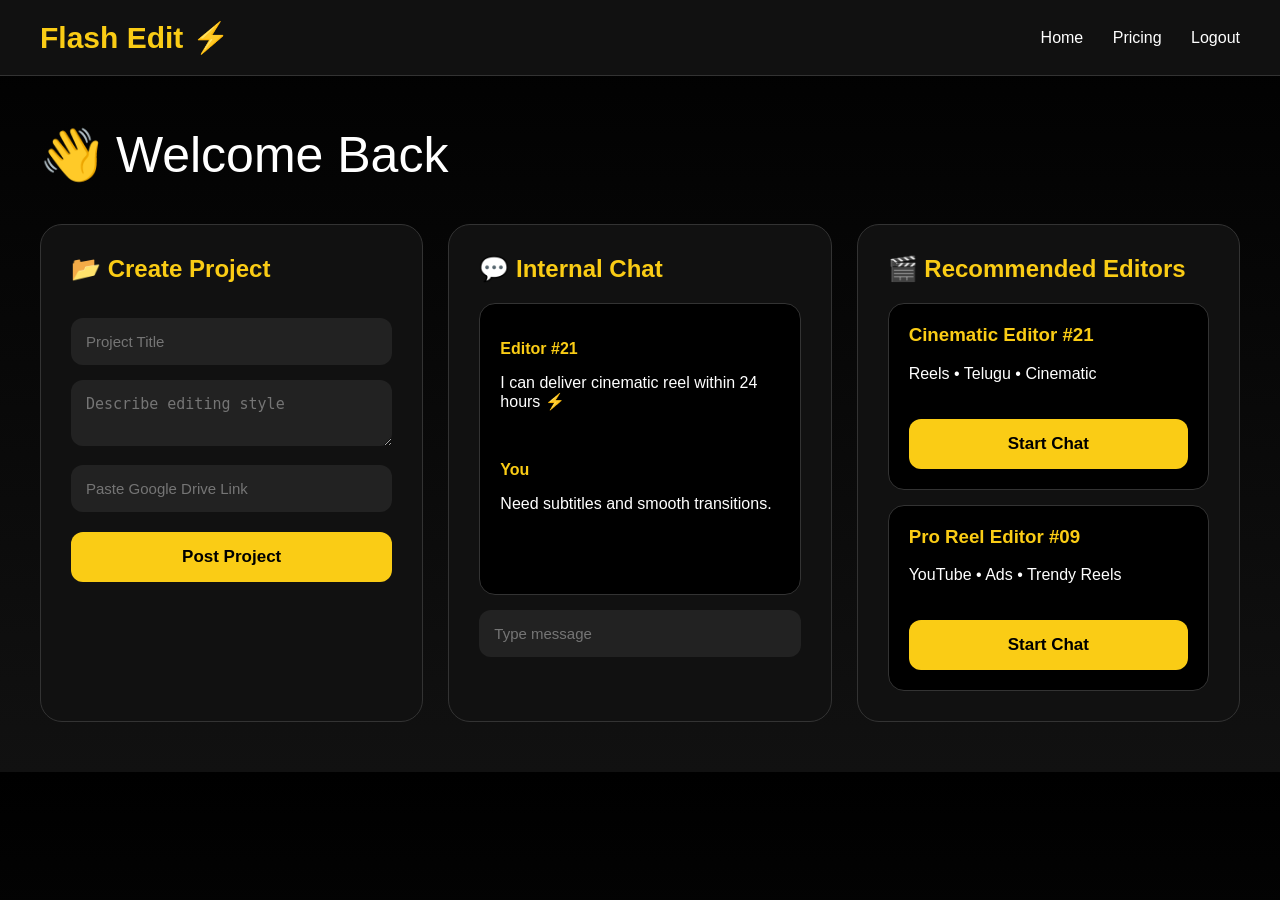
<file: dashboard.html.html>
<!DOCTYPE html>
<html lang="en">

<head>
  <meta charset="UTF-8">
  <meta name="viewport" content="width=device-width, initial-scale=1.0">
  <title>Dashboard - Flash Edit</title>

  <style>

    body{
      margin:0;
      font-family:Arial,sans-serif;
      background:linear-gradient(to bottom,#000,#111);
      color:white;
    }

    .navbar{
      background:#111;
      padding:20px 40px;
      display:flex;
      justify-content:space-between;
      align-items:center;
      border-bottom:1px solid #333;
    }

    .logo{
      color:#facc15;
      font-size:30px;
      font-weight:bold;
    }

    .nav-right a{
      color:white;
      text-decoration:none;
      margin-left:25px;
    }

    .nav-right a:hover{
      color:#facc15;
    }

    .container{
      max-width:1200px;
      margin:auto;
      padding:50px 20px;
    }

    .welcome{
      font-size:50px;
      margin-bottom:40px;
    }

    .grid{
      display:grid;
      grid-template-columns:repeat(auto-fit,minmax(320px,1fr));
      gap:25px;
    }

    .card{
      background:#111;
      border:1px solid #333;
      border-radius:22px;
      padding:30px;
      transition:0.3s;
    }

    .card:hover{
      border-color:#facc15;
      transform:translateY(-5px);
    }

    .card h2{
      color:#facc15;
      margin-top:0;
    }

    input, textarea{
      width:100%;
      padding:15px;
      margin-top:15px;
      border:none;
      border-radius:12px;
      background:#222;
      color:white;
      font-size:15px;
      box-sizing:border-box;
    }

    button{
      width:100%;
      padding:15px;
      margin-top:20px;
      border:none;
      border-radius:12px;
      background:#facc15;
      color:black;
      font-size:17px;
      font-weight:bold;
      cursor:pointer;
      transition:0.3s;
    }

    button:hover{
      transform:scale(1.02);
    }

    .editor{
      background:black;
      border:1px solid #333;
      padding:20px;
      border-radius:16px;
      margin-top:15px;
    }

    .editor h3{
      margin-top:0;
      color:#facc15;
    }

    .chatbox{
      background:black;
      border:1px solid #333;
      border-radius:16px;
      padding:20px;
      height:250px;
      overflow-y:auto;
      margin-top:20px;
    }

    .yellow{
      color:#facc15;
      font-weight:bold;
    }

  </style>

</head>

<body>

  <!-- NAVBAR -->

  <div class="navbar">

    <div class="logo">
      Flash Edit ⚡
    </div>

    <div class="nav-right">

      <a href="index.html">
        Home
      </a>

      <a href="pricing.html">
        Pricing
      </a>

      <a href="login.html">
        Logout
      </a>

    </div>

  </div>

  <!-- MAIN -->

  <div class="container">

    <div class="welcome">
      👋 Welcome Back
    </div>

    <div class="grid">

      <!-- PROJECT CARD -->

      <div class="card">

        <h2>
          📂 Create Project
        </h2>

        <input type="text"
          placeholder="Project Title">

        <textarea
          placeholder="Describe editing style"></textarea>

        <input type="text"
          placeholder="Paste Google Drive Link">

        <button>
          Post Project
        </button>

      </div>

      <!-- CHAT -->

      <div class="card">

        <h2>
          💬 Internal Chat
        </h2>

        <div class="chatbox">

          <p class="yellow">
            Editor #21
          </p>

          <p>
            I can deliver cinematic reel within 24 hours ⚡
          </p>

          <br>

          <p class="yellow">
            You
          </p>

          <p>
            Need subtitles and smooth transitions.
          </p>

        </div>

        <input type="text"
          placeholder="Type message">

      </div>

      <!-- EDITORS -->

      <div class="card">

        <h2>
          🎬 Recommended Editors
        </h2>

        <div class="editor">

          <h3>
            Cinematic Editor #21
          </h3>

          <p>
            Reels • Telugu • Cinematic
          </p>

          <button>
            Start Chat
          </button>

        </div>

        <div class="editor">

          <h3>
            Pro Reel Editor #09
          </h3>

          <p>
            YouTube • Ads • Trendy Reels
          </p>

          <button>
            Start Chat
          </button>

        </div>

      </div>

    </div>

  </div>

</body>

</html>
</file>
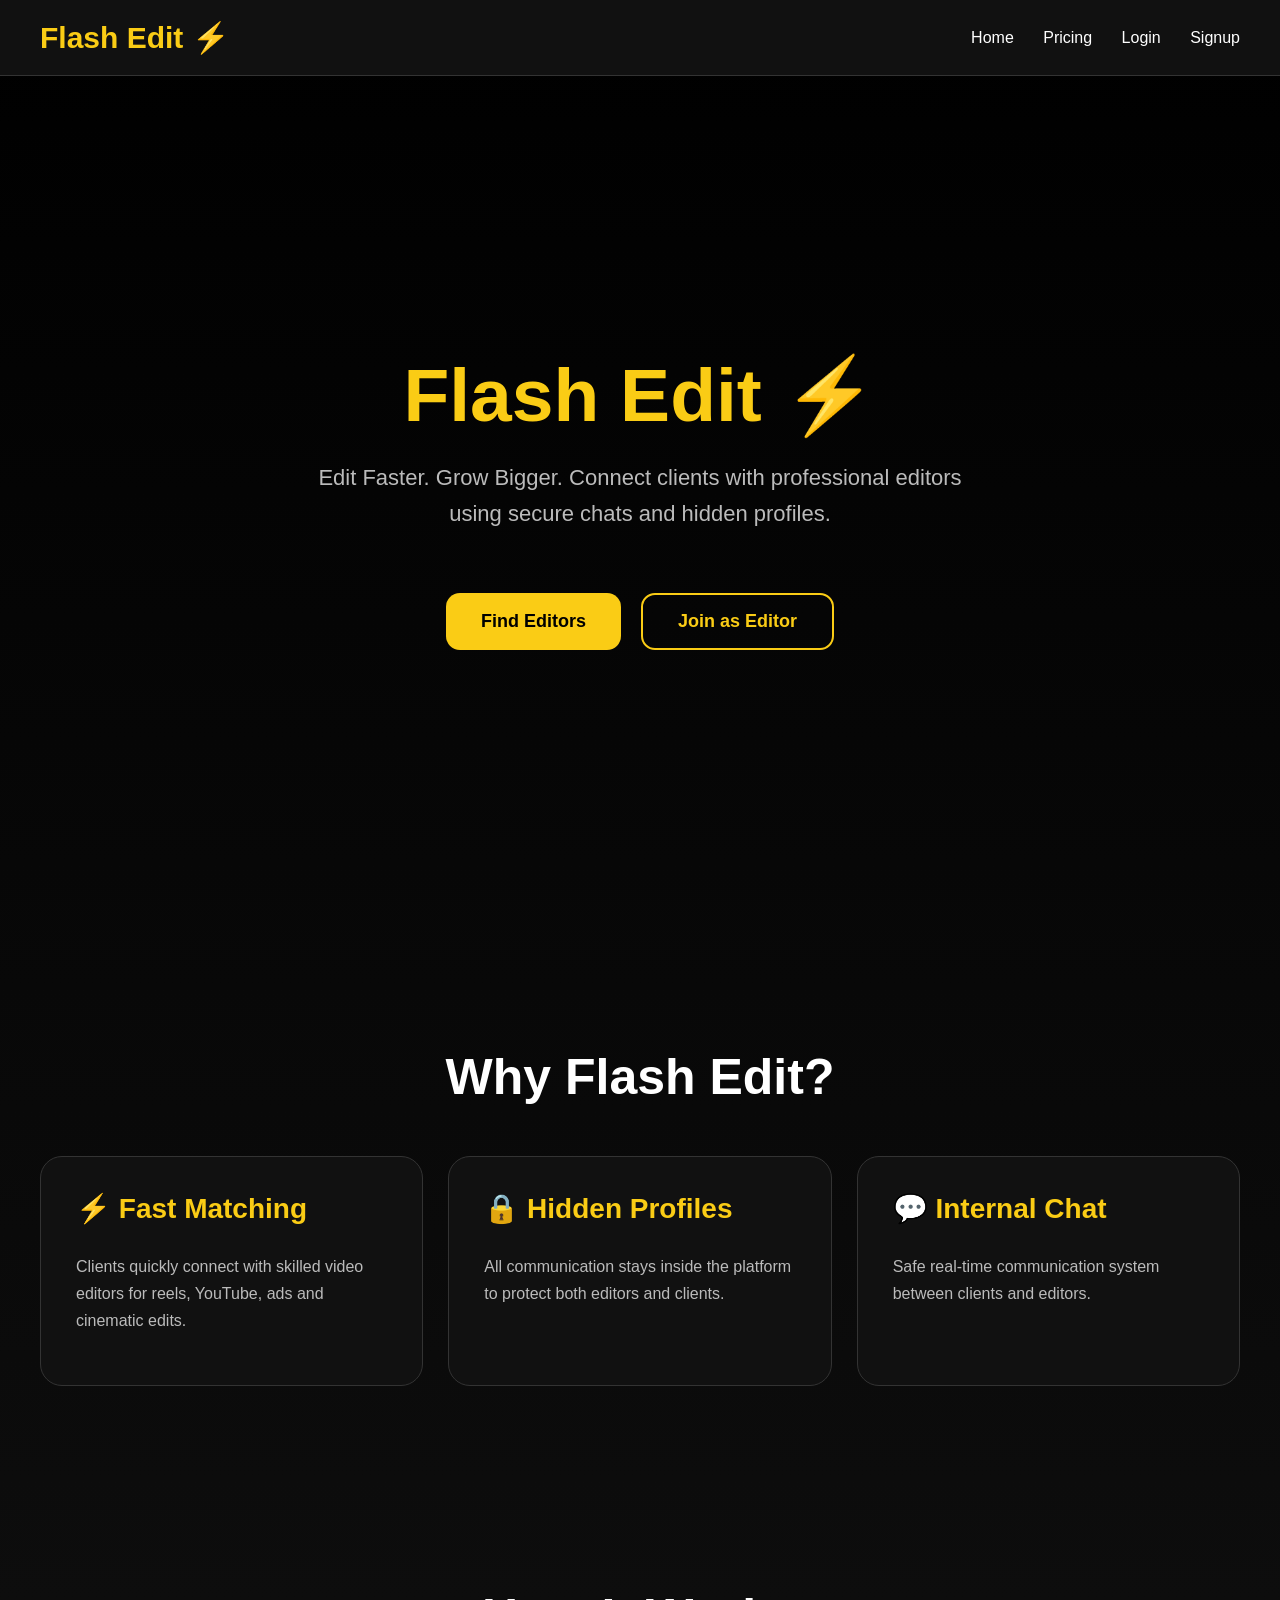
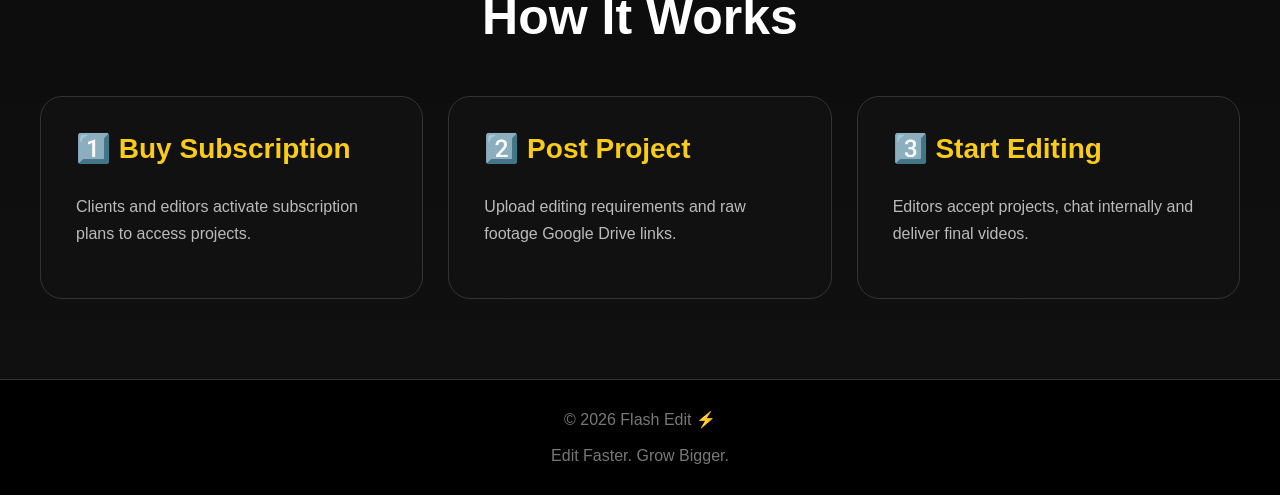
<file: index.html.html>
<!DOCTYPE html>
<html lang="en">

<head>
  <meta charset="UTF-8">
  <meta name="viewport" content="width=device-width, initial-scale=1.0">
  <title>Flash Edit ⚡</title>

  <style>

    body{
      margin:0;
      font-family:Arial,sans-serif;
      background:linear-gradient(to bottom,#000,#111);
      color:white;
    }

    /* NAVBAR */

    .navbar{
      background:#111;
      padding:20px 40px;
      display:flex;
      justify-content:space-between;
      align-items:center;
      border-bottom:1px solid #333;
      position:sticky;
      top:0;
    }

    .logo{
      color:#facc15;
      font-size:30px;
      font-weight:bold;
    }

    .nav-links a{
      color:white;
      text-decoration:none;
      margin-left:25px;
      font-size:16px;
    }

    .nav-links a:hover{
      color:#facc15;
    }

    /* HERO */

    .hero{
      min-height:90vh;
      display:flex;
      flex-direction:column;
      justify-content:center;
      align-items:center;
      text-align:center;
      padding:20px;
    }

    .hero h1{
      font-size:75px;
      color:#facc15;
      margin:0;
    }

    .hero p{
      color:#bbb;
      max-width:700px;
      margin-top:20px;
      font-size:22px;
      line-height:1.6;
    }

    .buttons{
      margin-top:40px;
      display:flex;
      gap:20px;
      flex-wrap:wrap;
    }

    .btn{
      padding:16px 35px;
      border-radius:14px;
      font-size:18px;
      font-weight:bold;
      cursor:pointer;
      transition:0.3s;
      border:none;
    }

    .yellow{
      background:#facc15;
      color:black;
    }

    .yellow:hover{
      transform:scale(1.05);
    }

    .outline{
      background:transparent;
      border:2px solid #facc15;
      color:#facc15;
    }

    .outline:hover{
      background:#facc15;
      color:black;
    }

    /* FEATURES */

    .section{
      padding:80px 20px;
    }

    .title{
      text-align:center;
      font-size:50px;
      margin-bottom:50px;
    }

    .grid{
      display:grid;
      grid-template-columns:repeat(auto-fit,minmax(280px,1fr));
      gap:25px;
      max-width:1200px;
      margin:auto;
    }

    .card{
      background:#111;
      border:1px solid #333;
      padding:35px;
      border-radius:22px;
      transition:0.3s;
    }

    .card:hover{
      transform:translateY(-6px);
      border-color:#facc15;
    }

    .card h3{
      color:#facc15;
      margin-top:0;
      font-size:28px;
    }

    .card p{
      color:#bbb;
      line-height:1.7;
    }

    /* FOOTER */

    footer{
      text-align:center;
      padding:30px;
      border-top:1px solid #333;
      color:#777;
      background:black;
    }

  </style>

</head>

<body>

  <!-- NAVBAR -->

  <div class="navbar">

    <div class="logo">
      Flash Edit ⚡
    </div>

    <div class="nav-links">

      <a href="index.html">
        Home
      </a>

      <a href="pricing.html">
        Pricing
      </a>

      <a href="login.html">
        Login
      </a>

      <a href="signup.html">
        Signup
      </a>

    </div>

  </div>

  <!-- HERO SECTION -->

  <section class="hero">

    <h1>
      Flash Edit ⚡
    </h1>

    <p>
      Edit Faster. Grow Bigger.
      Connect clients with professional editors using secure chats and hidden profiles.
    </p>

    <div class="buttons">

      <button class="btn yellow"
        onclick="window.location.href='login.html'">

        Find Editors

      </button>

      <button class="btn outline"
        onclick="window.location.href='signup.html'">

        Join as Editor

      </button>

    </div>

  </section>

  <!-- FEATURES -->

  <section class="section">

    <h2 class="title">
      Why Flash Edit?
    </h2>

    <div class="grid">

      <div class="card">

        <h3>
          ⚡ Fast Matching
        </h3>

        <p>
          Clients quickly connect with skilled video editors for reels, YouTube, ads and cinematic edits.
        </p>

      </div>

      <div class="card">

        <h3>
          🔒 Hidden Profiles
        </h3>

        <p>
          All communication stays inside the platform to protect both editors and clients.
        </p>

      </div>

      <div class="card">

        <h3>
          💬 Internal Chat
        </h3>

        <p>
          Safe real-time communication system between clients and editors.
        </p>

      </div>

    </div>

  </section>

  <!-- HOW IT WORKS -->

  <section class="section">

    <h2 class="title">
      How It Works
    </h2>

    <div class="grid">

      <div class="card">

        <h3>
          1️⃣ Buy Subscription
        </h3>

        <p>
          Clients and editors activate subscription plans to access projects.
        </p>

      </div>

      <div class="card">

        <h3>
          2️⃣ Post Project
        </h3>

        <p>
          Upload editing requirements and raw footage Google Drive links.
        </p>

      </div>

      <div class="card">

        <h3>
          3️⃣ Start Editing
        </h3>

        <p>
          Editors accept projects, chat internally and deliver final videos.
        </p>

      </div>

    </div>

  </section>

  <!-- FOOTER -->

  <footer>

    © 2026 Flash Edit ⚡
    <br><br>
    Edit Faster. Grow Bigger.

  </footer>

</body>

</html>
</file>
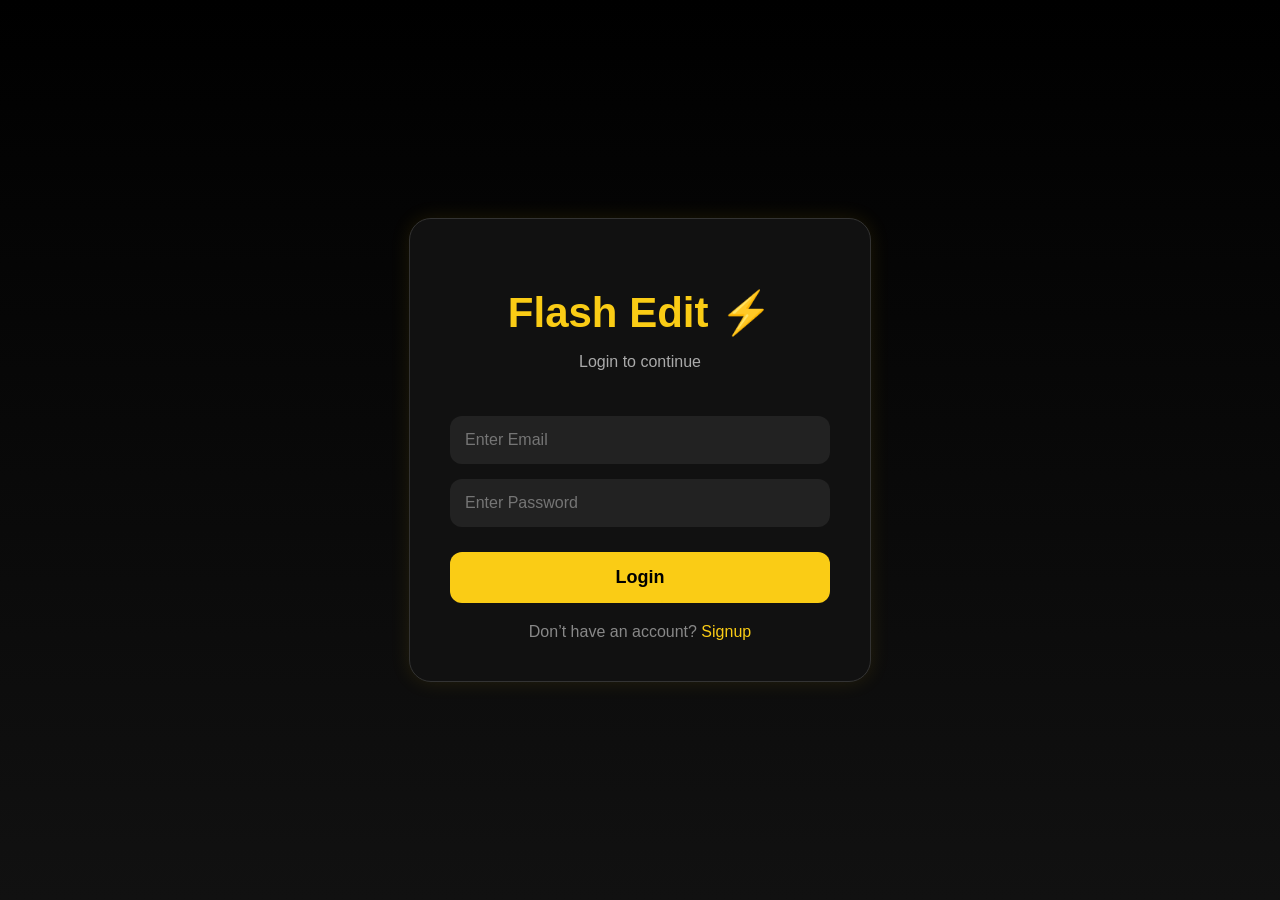
<file: login.html.html>
<!DOCTYPE html>
<html lang="en">

<head>
  <meta charset="UTF-8">
  <meta name="viewport" content="width=device-width, initial-scale=1.0">
  <title>Login - Flash Edit</title>

  <style>

    body{
      margin:0;
      font-family:Arial,sans-serif;
      background:linear-gradient(to bottom,#000,#111);
      color:white;
      height:100vh;
      display:flex;
      justify-content:center;
      align-items:center;
    }

    .box{
      width:380px;
      background:#111;
      padding:40px;
      border-radius:22px;
      border:1px solid #333;
      box-shadow:0 0 20px rgba(255,204,21,0.1);
    }

    h1{
      text-align:center;
      color:#facc15;
      font-size:42px;
      margin-bottom:10px;
    }

    p{
      text-align:center;
      color:#aaa;
      margin-bottom:30px;
    }

    input{
      width:100%;
      padding:15px;
      margin-top:15px;
      border:none;
      border-radius:12px;
      background:#222;
      color:white;
      font-size:16px;
      box-sizing:border-box;
    }

    input:focus{
      outline:none;
      border:1px solid #facc15;
    }

    button{
      width:100%;
      padding:15px;
      margin-top:25px;
      border:none;
      border-radius:12px;
      background:#facc15;
      color:black;
      font-size:18px;
      font-weight:bold;
      cursor:pointer;
      transition:0.3s;
    }

    button:hover{
      transform:scale(1.02);
    }

    .bottom{
      text-align:center;
      margin-top:20px;
      color:#888;
    }

    a{
      color:#facc15;
      text-decoration:none;
    }

  </style>

</head>

<body>

  <div class="box">

    <h1>
      Flash Edit ⚡
    </h1>

    <p>
      Login to continue
    </p>

    <input type="email"
      placeholder="Enter Email">

    <input type="password"
      placeholder="Enter Password">

    <button
      onclick="window.location.href='dashboard.html'">

      Login

    </button>

    <div class="bottom">

      Don’t have an account?

      <a href="signup.html">
        Signup
      </a>

    </div>

  </div>

</body>

</html>
</file>
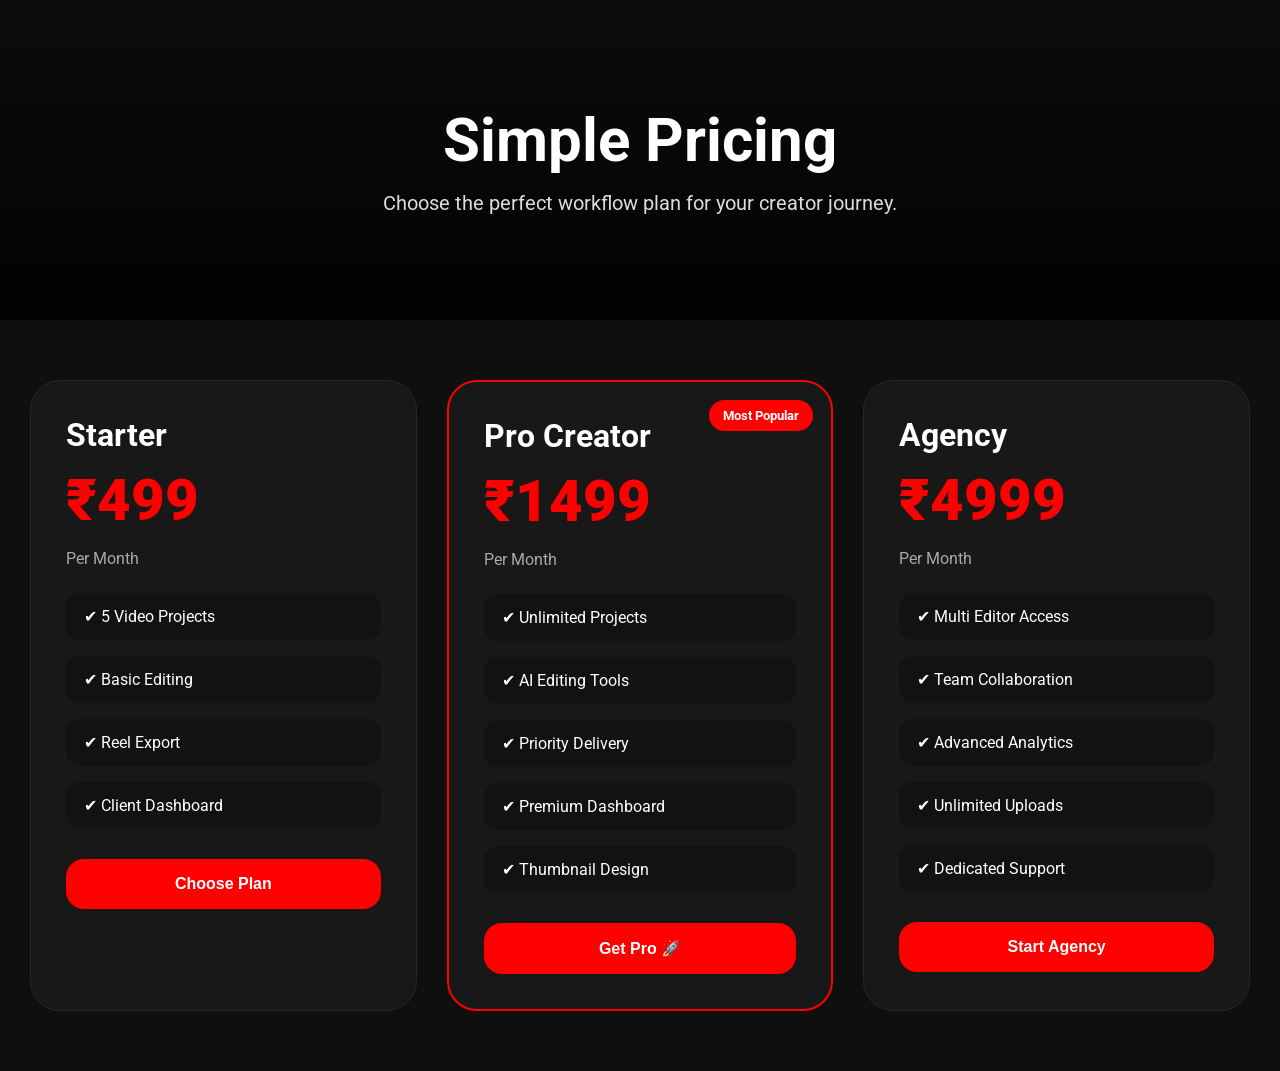
<file: pricing.html>
<!DOCTYPE html>
<html lang="en">

<head>

<meta charset="UTF-8">

<meta name="viewport"
content="width=device-width, initial-scale=1.0">

<title>Flash Edit Pricing</title>

<link href="https://fonts.googleapis.com/css2?family=Roboto:wght@300;400;500;700;900&display=swap" rel="stylesheet">

<style>

:root{

--bg:#0f0f0f;
--card:#181818;
--border:#272727;
--accent:#ff0000;
--text:#ffffff;
--sub:#aaaaaa;

}

*{
margin:0;
padding:0;
box-sizing:border-box;
}

body{

font-family:'Roboto',sans-serif;
background:var(--bg);
color:white;
overflow-x:hidden;

}

/* HERO */

.hero{

height:320px;

background-image:url('https://images.unsplash.com/photo-1498050108023-c5249f4df085?q=80&w=1600&auto=format&fit=crop');

background-size:cover;
background-position:center;

position:relative;

display:flex;
justify-content:center;
align-items:center;

text-align:center;

}

.hero::before{

content:"";

position:absolute;
inset:0;

background:
linear-gradient(
180deg,
rgba(0,0,0,0.2),
rgba(0,0,0,0.9)
);

}

.hero-content{

position:relative;
z-index:2;

}

.hero h1{

font-size:60px;
margin-bottom:15px;

}

.hero p{

font-size:20px;
color:#ddd;

}

/* PLANS */

.plans{

padding:60px 30px;

display:grid;

grid-template-columns:
repeat(auto-fit,minmax(320px,1fr));

gap:30px;

}

/* CARD */

.card{

background:var(--card);

border:1px solid var(--border);

padding:35px;

border-radius:30px;

transition:0.3s;

position:relative;

overflow:hidden;

}

.card:hover{

transform:translateY(-6px);

border-color:#ff0000;

}

/* POPULAR */

.popular{

border:2px solid #ff0000;

}

.tag{

position:absolute;

top:18px;
right:18px;

background:#ff0000;

padding:8px 14px;

border-radius:30px;

font-size:13px;

font-weight:700;

}

/* PRICE */

.card h2{

font-size:32px;
margin-bottom:12px;

}

.price{

font-size:58px;
font-weight:900;
color:#ff0000;
margin-bottom:15px;

}

.sub{

color:var(--sub);
margin-bottom:25px;

}

/* FEATURES */

.features{

display:flex;
flex-direction:column;
gap:16px;
margin-bottom:30px;

}

.feature{

background:#121212;

padding:14px 18px;

border-radius:14px;

}

/* BUTTON */

a{
text-decoration:none;
}

button{

width:100%;

padding:16px;

background:#ff0000;

border:none;

border-radius:18px;

color:white;

font-size:16px;

font-weight:700;

cursor:pointer;

transition:0.3s;

}

button:hover{

background:#cc0000;

}

/* RESPONSIVE */

@media(max-width:900px){

.hero h1{
font-size:42px;
}

}

</style>

</head>

<body>

<!-- HERO -->

<section class="hero">

<div class="hero-content">

<h1>

Simple Pricing

</h1>

<p>

Choose the perfect workflow plan
for your creator journey.

</p>

</div>

</section>

<!-- PLANS -->

<section class="plans">

<!-- STARTER -->

<div class="card">

<h2>

Starter

</h2>

<div class="price">

₹499

</div>

<div class="sub">

Per Month

</div>

<div class="features">

<div class="feature">
✔ 5 Video Projects
</div>

<div class="feature">
✔ Basic Editing
</div>

<div class="feature">
✔ Reel Export
</div>

<div class="feature">
✔ Client Dashboard
</div>

</div>

<a
href="upi://pay?pa=8500379332@ybl&pn=FlashEdit&am=499&cu=INR"
>

<button>

Choose Plan

</button>

</a>

</div>

<!-- PRO -->

<div class="card popular">

<div class="tag">

Most Popular

</div>

<h2>

Pro Creator

</h2>

<div class="price">

₹1499

</div>

<div class="sub">

Per Month

</div>

<div class="features">

<div class="feature">
✔ Unlimited Projects
</div>

<div class="feature">
✔ AI Editing Tools
</div>

<div class="feature">
✔ Priority Delivery
</div>

<div class="feature">
✔ Premium Dashboard
</div>

<div class="feature">
✔ Thumbnail Design
</div>

</div>

<a
href="upi://pay?pa=8500379332@ybl&pn=FlashEdit&am=1499&cu=INR"
>

<button>

Get Pro 🚀

</button>

</a>

</div>

<!-- AGENCY -->

<div class="card">

<h2>

Agency

</h2>

<div class="price">

₹4999

</div>

<div class="sub">

Per Month

</div>

<div class="features">

<div class="feature">
✔ Multi Editor Access
</div>

<div class="feature">
✔ Team Collaboration
</div>

<div class="feature">
✔ Advanced Analytics
</div>

<div class="feature">
✔ Unlimited Uploads
</div>

<div class="feature">
✔ Dedicated Support
</div>

</div>

<a
href="upi://pay?pa=8500379332@ybl&pn=FlashEdit&am=4999&cu=INR"
>

<button>

Start Agency

</button>

</a>

</div>

</section>

</body>

</html>
</file>
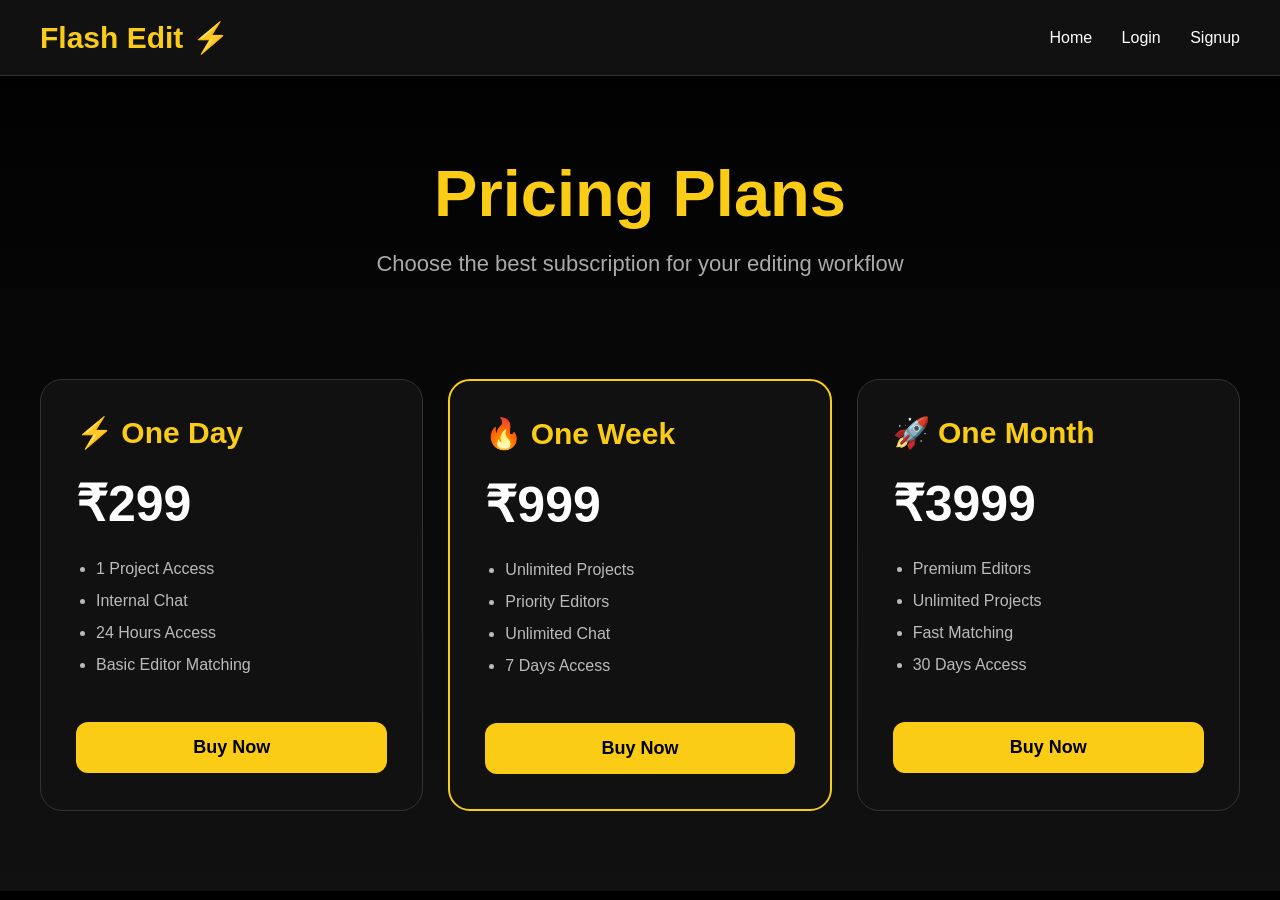
<file: pricing.html.html>
<!DOCTYPE html>
<html lang="en">

<head>
  <meta charset="UTF-8">
  <meta name="viewport" content="width=device-width, initial-scale=1.0">
  <title>Pricing - Flash Edit</title>

  <style>

    body{
      margin:0;
      font-family:Arial,sans-serif;
      background:linear-gradient(to bottom,#000,#111);
      color:white;
    }

    .navbar{
      background:#111;
      padding:20px 40px;
      display:flex;
      justify-content:space-between;
      align-items:center;
      border-bottom:1px solid #333;
    }

    .logo{
      color:#facc15;
      font-size:30px;
      font-weight:bold;
    }

    .nav-links a{
      color:white;
      text-decoration:none;
      margin-left:25px;
    }

    .nav-links a:hover{
      color:#facc15;
    }

    .hero{
      text-align:center;
      padding:80px 20px 40px;
    }

    .hero h1{
      font-size:65px;
      color:#facc15;
      margin:0;
    }

    .hero p{
      color:#aaa;
      margin-top:20px;
      font-size:22px;
    }

    .plans{
      display:grid;
      grid-template-columns:repeat(auto-fit,minmax(280px,1fr));
      gap:25px;
      max-width:1200px;
      margin:auto;
      padding:40px 20px 80px;
    }

    .card{
      background:#111;
      border:1px solid #333;
      border-radius:22px;
      padding:35px;
      transition:0.3s;
    }

    .card:hover{
      transform:translateY(-6px);
      border-color:#facc15;
    }

    .highlight{
      border:2px solid #facc15;
    }

    .card h2{
      color:#facc15;
      margin-top:0;
      font-size:30px;
    }

    .price{
      font-size:50px;
      font-weight:bold;
      margin:20px 0;
    }

    ul{
      padding-left:20px;
      line-height:2;
      color:#bbb;
    }

    button{
      width:100%;
      padding:15px;
      margin-top:25px;
      border:none;
      border-radius:12px;
      background:#facc15;
      color:black;
      font-size:18px;
      font-weight:bold;
      cursor:pointer;
      transition:0.3s;
    }

    button:hover{
      transform:scale(1.02);
    }

  </style>

</head>

<body>

  <!-- NAVBAR -->

  <div class="navbar">

    <div class="logo">
      Flash Edit ⚡
    </div>

    <div class="nav-links">

      <a href="index.html">
        Home
      </a>

      <a href="login.html">
        Login
      </a>

      <a href="signup.html">
        Signup
      </a>

    </div>

  </div>

  <!-- HERO -->

  <div class="hero">

    <h1>
      Pricing Plans
    </h1>

    <p>
      Choose the best subscription for your editing workflow
    </p>

  </div>

  <!-- PLANS -->

  <div class="plans">

    <!-- DAY -->

    <div class="card">

      <h2>
        ⚡ One Day
      </h2>

      <div class="price">
        ₹299
      </div>

      <ul>
        <li>1 Project Access</li>
        <li>Internal Chat</li>
        <li>24 Hours Access</li>
        <li>Basic Editor Matching</li>
      </ul>

      <button
        onclick="window.location.href='dashboard.html'">

        Buy Now

      </button>

    </div>

    <!-- WEEK -->

    <div class="card highlight">

      <h2>
        🔥 One Week
      </h2>

      <div class="price">
        ₹999
      </div>

      <ul>
        <li>Unlimited Projects</li>
        <li>Priority Editors</li>
        <li>Unlimited Chat</li>
        <li>7 Days Access</li>
      </ul>

      <button
        onclick="window.location.href='dashboard.html'">

        Buy Now

      </button>

    </div>

    <!-- MONTH -->

    <div class="card">

      <h2>
        🚀 One Month
      </h2>

      <div class="price">
        ₹3999
      </div>

      <ul>
        <li>Premium Editors</li>
        <li>Unlimited Projects</li>
        <li>Fast Matching</li>
        <li>30 Days Access</li>
      </ul>

      <button
        onclick="window.location.href='dashboard.html'">

        Buy Now

      </button>

    </div>

  </div>

</body>

</html>
</file>
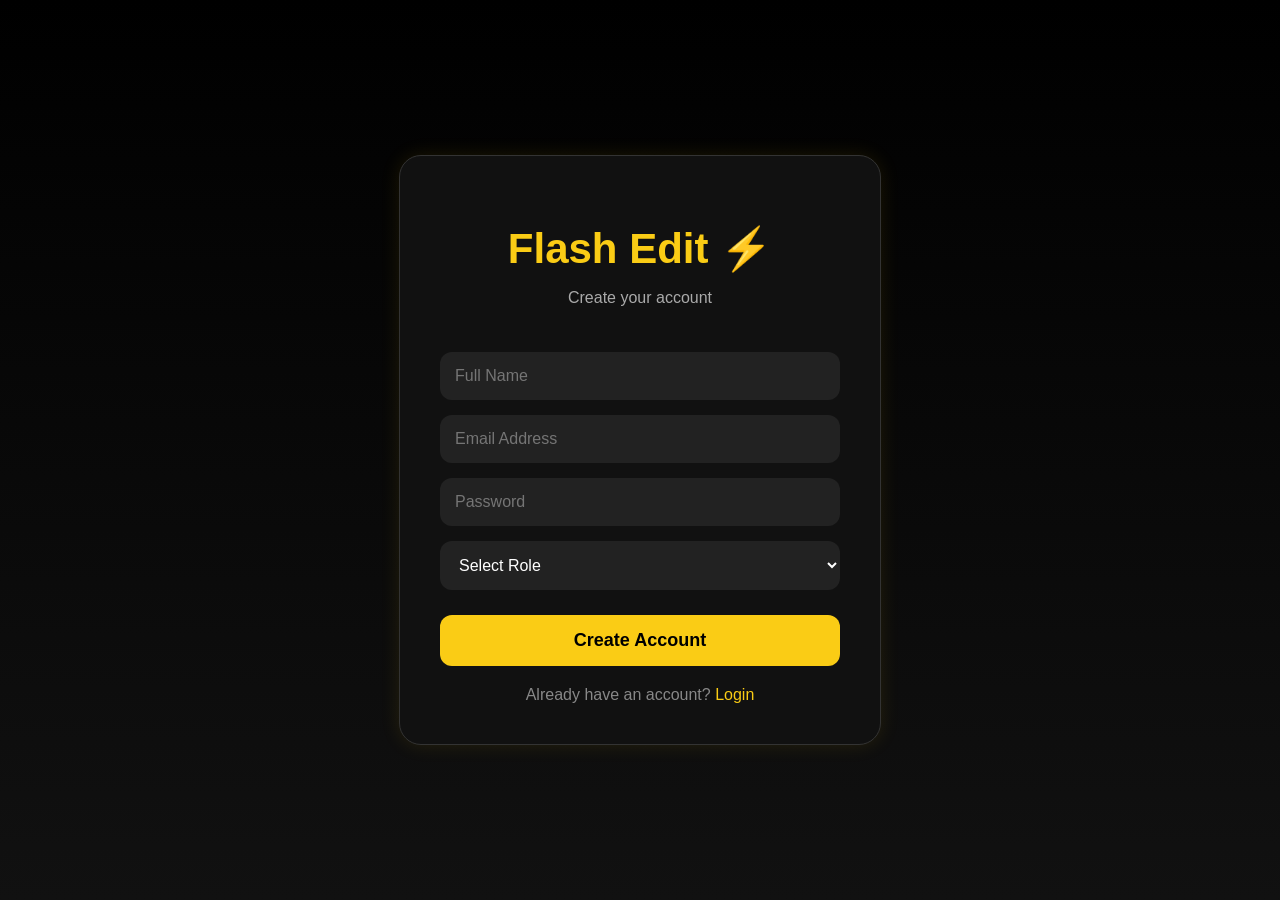
<file: signup.html.html>
<!DOCTYPE html>
<html lang="en">

<head>
  <meta charset="UTF-8">
  <meta name="viewport" content="width=device-width, initial-scale=1.0">
  <title>Signup - Flash Edit</title>

  <style>

    body{
      margin:0;
      font-family:Arial,sans-serif;
      background:linear-gradient(to bottom,#000,#111);
      color:white;
      height:100vh;
      display:flex;
      justify-content:center;
      align-items:center;
    }

    .box{
      width:400px;
      background:#111;
      padding:40px;
      border-radius:22px;
      border:1px solid #333;
      box-shadow:0 0 20px rgba(255,204,21,0.1);
    }

    h1{
      text-align:center;
      color:#facc15;
      font-size:42px;
      margin-bottom:10px;
    }

    p{
      text-align:center;
      color:#aaa;
      margin-bottom:30px;
    }

    input, select{
      width:100%;
      padding:15px;
      margin-top:15px;
      border:none;
      border-radius:12px;
      background:#222;
      color:white;
      font-size:16px;
      box-sizing:border-box;
    }

    select{
      cursor:pointer;
    }

    button{
      width:100%;
      padding:15px;
      margin-top:25px;
      border:none;
      border-radius:12px;
      background:#facc15;
      color:black;
      font-size:18px;
      font-weight:bold;
      cursor:pointer;
      transition:0.3s;
    }

    button:hover{
      transform:scale(1.02);
    }

    .bottom{
      text-align:center;
      margin-top:20px;
      color:#888;
    }

    a{
      color:#facc15;
      text-decoration:none;
    }

  </style>

</head>

<body>

  <div class="box">

    <h1>
      Flash Edit ⚡
    </h1>

    <p>
      Create your account
    </p>

    <input type="text"
      placeholder="Full Name">

    <input type="email"
      placeholder="Email Address">

    <input type="password"
      placeholder="Password">

    <select>

      <option>
        Select Role
      </option>

      <option>
        Client
      </option>

      <option>
        Editor
      </option>

    </select>

    <button
      onclick="window.location.href='dashboard.html'">

      Create Account

    </button>

    <div class="bottom">

      Already have an account?

      <a href="login.html">
        Login
      </a>

    </div>

  </div>

</body>

</html>
</file>
